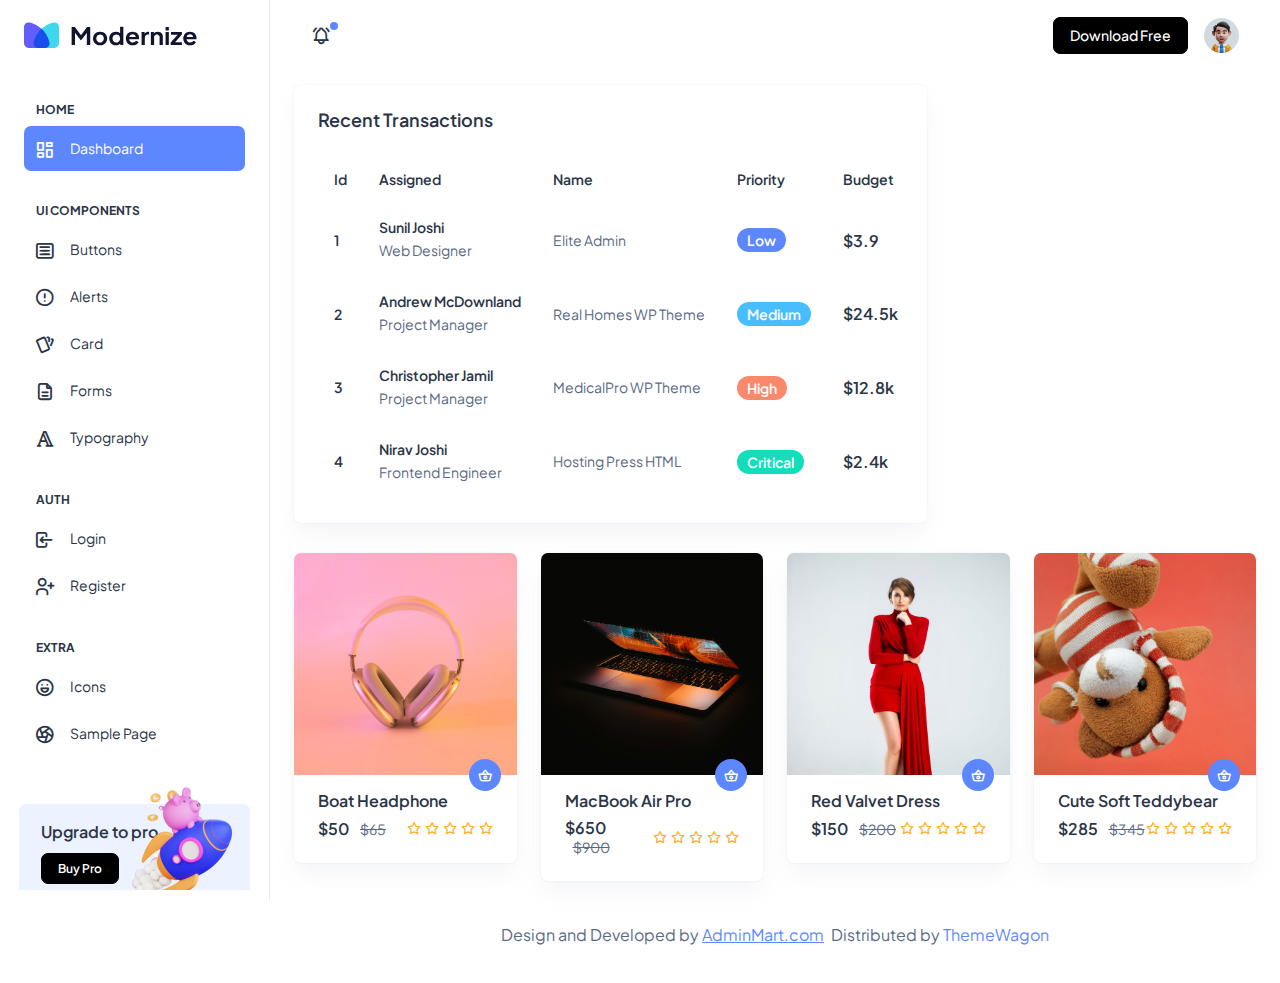
<file: src/main/resources/static/template-backoffice/index.html>
<!doctype html>
<html lang="en">

<head>
  <meta charset="utf-8">
  <meta name="viewport" content="width=device-width, initial-scale=1">
  <title>Modernize Free</title>
  <link rel="shortcut icon" type="image/png" href="assets/images/logos/favicon.png" />
  <link rel="stylesheet" href="assets/css/styles.min.css" />
</head>

<body>
  <!--  Body Wrapper -->
  <div class="page-wrapper" id="main-wrapper" data-layout="vertical" data-navbarbg="skin6" data-sidebartype="full"
    data-sidebar-position="fixed" data-header-position="fixed">
    <!-- Sidebar Start -->
    <aside class="left-sidebar">
      <!-- Sidebar scroll-->
      <div>
        <div class="brand-logo d-flex align-items-center justify-content-between">
          <a href="./index.html" class="text-nowrap logo-img">
            <img src="assets/images/logos/dark-logo.svg" width="180" alt="" />
          </a>
          <div class="close-btn d-xl-none d-block sidebartoggler cursor-pointer" id="sidebarCollapse">
            <i class="ti ti-x fs-8"></i>
          </div>
        </div>
        <!-- Sidebar navigation-->
        <nav class="sidebar-nav scroll-sidebar" data-simplebar="">
          <ul id="sidebarnav">
            <li class="nav-small-cap">
              <i class="ti ti-dots nav-small-cap-icon fs-4"></i>
              <span class="hide-menu">Home</span>
            </li>
            <li class="sidebar-item">
              <a class="sidebar-link" href="./index.html" aria-expanded="false">
                <span>
                  <i class="ti ti-layout-dashboard"></i>
                </span>
                <span class="hide-menu">Dashboard</span>
              </a>
            </li>
            <li class="nav-small-cap">
              <i class="ti ti-dots nav-small-cap-icon fs-4"></i>
              <span class="hide-menu">UI COMPONENTS</span>
            </li>
            <li class="sidebar-item">
              <a class="sidebar-link" href="./ui-buttons.html" aria-expanded="false">
                <span>
                  <i class="ti ti-article"></i>
                </span>
                <span class="hide-menu">Buttons</span>
              </a>
            </li>
            <li class="sidebar-item">
              <a class="sidebar-link" href="./ui-alerts.html" aria-expanded="false">
                <span>
                  <i class="ti ti-alert-circle"></i>
                </span>
                <span class="hide-menu">Alerts</span>
              </a>
            </li>
            <li class="sidebar-item">
              <a class="sidebar-link" href="./ui-card.html" aria-expanded="false">
                <span>
                  <i class="ti ti-cards"></i>
                </span>
                <span class="hide-menu">Card</span>
              </a>
            </li>
            <li class="sidebar-item">
              <a class="sidebar-link" href="./ui-forms.html" aria-expanded="false">
                <span>
                  <i class="ti ti-file-description"></i>
                </span>
                <span class="hide-menu">Forms</span>
              </a>
            </li>
            <li class="sidebar-item">
              <a class="sidebar-link" href="./ui-typography.html" aria-expanded="false">
                <span>
                  <i class="ti ti-typography"></i>
                </span>
                <span class="hide-menu">Typography</span>
              </a>
            </li>
            <li class="nav-small-cap">
              <i class="ti ti-dots nav-small-cap-icon fs-4"></i>
              <span class="hide-menu">AUTH</span>
            </li>
            <li class="sidebar-item">
              <a class="sidebar-link" href="./authentication-login.html" aria-expanded="false">
                <span>
                  <i class="ti ti-login"></i>
                </span>
                <span class="hide-menu">Login</span>
              </a>
            </li>
            <li class="sidebar-item">
              <a class="sidebar-link" href="./authentication-register.html" aria-expanded="false">
                <span>
                  <i class="ti ti-user-plus"></i>
                </span>
                <span class="hide-menu">Register</span>
              </a>
            </li>
            <li class="nav-small-cap">
              <i class="ti ti-dots nav-small-cap-icon fs-4"></i>
              <span class="hide-menu">EXTRA</span>
            </li>
            <li class="sidebar-item">
              <a class="sidebar-link" href="./icon-tabler.html" aria-expanded="false">
                <span>
                  <i class="ti ti-mood-happy"></i>
                </span>
                <span class="hide-menu">Icons</span>
              </a>
            </li>
            <li class="sidebar-item">
              <a class="sidebar-link" href="./sample-page.html" aria-expanded="false">
                <span>
                  <i class="ti ti-aperture"></i>
                </span>
                <span class="hide-menu">Sample Page</span>
              </a>
            </li>
          </ul>
          <div class="unlimited-access hide-menu bg-light-primary position-relative mb-7 mt-5 rounded">
            <div class="d-flex">
              <div class="unlimited-access-title me-3">
                <h6 class="fw-semibold fs-4 mb-6 text-dark w-85">Upgrade to pro</h6>
                <a href="https://adminmart.com/product/modernize-bootstrap-5-admin-template/" target="_blank" class="btn btn-primary fs-2 fw-semibold lh-sm">Buy Pro</a>
              </div>
              <div class="unlimited-access-img">
                <img src="assets/images/backgrounds/rocket.png" alt="" class="img-fluid">
              </div>
            </div>
          </div>
        </nav>
        <!-- End Sidebar navigation -->
      </div>
      <!-- End Sidebar scroll-->
    </aside>
    <!--  Sidebar End -->
    <!--  Main wrapper -->
    <div class="body-wrapper">
      <!--  Header Start -->
      <header class="app-header">
        <nav class="navbar navbar-expand-lg navbar-light">
          <ul class="navbar-nav">
            <li class="nav-item d-block d-xl-none">
              <a class="nav-link sidebartoggler nav-icon-hover" id="headerCollapse" href="javascript:void(0)">
                <i class="ti ti-menu-2"></i>
              </a>
            </li>
            <li class="nav-item">
              <a class="nav-link nav-icon-hover" href="javascript:void(0)">
                <i class="ti ti-bell-ringing"></i>
                <div class="notification bg-primary rounded-circle"></div>
              </a>
            </li>
          </ul>
          <div class="navbar-collapse justify-content-end px-0" id="navbarNav">
            <ul class="navbar-nav flex-row ms-auto align-items-center justify-content-end">
              <a href="https://adminmart.com/product/modernize-free-bootstrap-admin-dashboard/" target="_blank" class="btn btn-primary">Download Free</a>
              <li class="nav-item dropdown">
                <a class="nav-link nav-icon-hover" href="javascript:void(0)" id="drop2" data-bs-toggle="dropdown"
                  aria-expanded="false">
                  <img src="assets/images/profile/user-1.jpg" alt="" width="35" height="35" class="rounded-circle">
                </a>
                <div class="dropdown-menu dropdown-menu-end dropdown-menu-animate-up" aria-labelledby="drop2">
                  <div class="message-body">
                    <a href="javascript:void(0)" class="d-flex align-items-center gap-2 dropdown-item">
                      <i class="ti ti-user fs-6"></i>
                      <p class="mb-0 fs-3">My Profile</p>
                    </a>
                    <a href="javascript:void(0)" class="d-flex align-items-center gap-2 dropdown-item">
                      <i class="ti ti-mail fs-6"></i>
                      <p class="mb-0 fs-3">My Account</p>
                    </a>
                    <a href="javascript:void(0)" class="d-flex align-items-center gap-2 dropdown-item">
                      <i class="ti ti-list-check fs-6"></i>
                      <p class="mb-0 fs-3">My Task</p>
                    </a>
                    <a href="./authentication-login.html" class="btn btn-outline-primary mx-3 mt-2 d-block">Logout</a>
                  </div>
                </div>
              </li>
            </ul>
          </div>
        </nav>
      </header>
      <!--  Header End -->
      <div class="container-fluid">
        <!--  Row 1 -->
        <div class="row">
          <div class="col-lg-8 d-flex align-items-stretch">
            <div class="card w-100">
              <div class="card-body p-4">
                <h5 class="card-title fw-semibold mb-4">Recent Transactions</h5>
                <div class="table-responsive">
                  <table class="table text-nowrap mb-0 align-middle">
                    <thead class="text-dark fs-4">
                      <tr>
                        <th class="border-bottom-0">
                          <h6 class="fw-semibold mb-0">Id</h6>
                        </th>
                        <th class="border-bottom-0">
                          <h6 class="fw-semibold mb-0">Assigned</h6>
                        </th>
                        <th class="border-bottom-0">
                          <h6 class="fw-semibold mb-0">Name</h6>
                        </th>
                        <th class="border-bottom-0">
                          <h6 class="fw-semibold mb-0">Priority</h6>
                        </th>
                        <th class="border-bottom-0">
                          <h6 class="fw-semibold mb-0">Budget</h6>
                        </th>
                      </tr>
                    </thead>
                    <tbody>
                      <tr>
                        <td class="border-bottom-0"><h6 class="fw-semibold mb-0">1</h6></td>
                        <td class="border-bottom-0">
                            <h6 class="fw-semibold mb-1">Sunil Joshi</h6>
                            <span class="fw-normal">Web Designer</span>                          
                        </td>
                        <td class="border-bottom-0">
                          <p class="mb-0 fw-normal">Elite Admin</p>
                        </td>
                        <td class="border-bottom-0">
                          <div class="d-flex align-items-center gap-2">
                            <span class="badge bg-primary rounded-3 fw-semibold">Low</span>
                          </div>
                        </td>
                        <td class="border-bottom-0">
                          <h6 class="fw-semibold mb-0 fs-4">$3.9</h6>
                        </td>
                      </tr> 
                      <tr>
                        <td class="border-bottom-0"><h6 class="fw-semibold mb-0">2</h6></td>
                        <td class="border-bottom-0">
                            <h6 class="fw-semibold mb-1">Andrew McDownland</h6>
                            <span class="fw-normal">Project Manager</span>                          
                        </td>
                        <td class="border-bottom-0">
                          <p class="mb-0 fw-normal">Real Homes WP Theme</p>
                        </td>
                        <td class="border-bottom-0">
                          <div class="d-flex align-items-center gap-2">
                            <span class="badge bg-secondary rounded-3 fw-semibold">Medium</span>
                          </div>
                        </td>
                        <td class="border-bottom-0">
                          <h6 class="fw-semibold mb-0 fs-4">$24.5k</h6>
                        </td>
                      </tr> 
                      <tr>
                        <td class="border-bottom-0"><h6 class="fw-semibold mb-0">3</h6></td>
                        <td class="border-bottom-0">
                            <h6 class="fw-semibold mb-1">Christopher Jamil</h6>
                            <span class="fw-normal">Project Manager</span>                          
                        </td>
                        <td class="border-bottom-0">
                          <p class="mb-0 fw-normal">MedicalPro WP Theme</p>
                        </td>
                        <td class="border-bottom-0">
                          <div class="d-flex align-items-center gap-2">
                            <span class="badge bg-danger rounded-3 fw-semibold">High</span>
                          </div>
                        </td>
                        <td class="border-bottom-0">
                          <h6 class="fw-semibold mb-0 fs-4">$12.8k</h6>
                        </td>
                      </tr>      
                      <tr>
                        <td class="border-bottom-0"><h6 class="fw-semibold mb-0">4</h6></td>
                        <td class="border-bottom-0">
                            <h6 class="fw-semibold mb-1">Nirav Joshi</h6>
                            <span class="fw-normal">Frontend Engineer</span>                          
                        </td>
                        <td class="border-bottom-0">
                          <p class="mb-0 fw-normal">Hosting Press HTML</p>
                        </td>
                        <td class="border-bottom-0">
                          <div class="d-flex align-items-center gap-2">
                            <span class="badge bg-success rounded-3 fw-semibold">Critical</span>
                          </div>
                        </td>
                        <td class="border-bottom-0">
                          <h6 class="fw-semibold mb-0 fs-4">$2.4k</h6>
                        </td>
                      </tr>                       
                    </tbody>
                  </table>
                </div>
              </div>
            </div>
          </div>
        </div>
        <div class="row">
          <div class="col-sm-6 col-xl-3">
            <div class="card overflow-hidden rounded-2">
              <div class="position-relative">
                <a href="javascript:void(0)"><img src="assets/images/products/s4.jpg" class="card-img-top rounded-0" alt="..."></a>
                <a href="javascript:void(0)" class="bg-primary rounded-circle p-2 text-white d-inline-flex position-absolute bottom-0 end-0 mb-n3 me-3" data-bs-toggle="tooltip" data-bs-placement="top" data-bs-title="Add To Cart"><i class="ti ti-basket fs-4"></i></a>                      </div>
              <div class="card-body pt-3 p-4">
                <h6 class="fw-semibold fs-4">Boat Headphone</h6>
                <div class="d-flex align-items-center justify-content-between">
                  <h6 class="fw-semibold fs-4 mb-0">$50 <span class="ms-2 fw-normal text-muted fs-3"><del>$65</del></span></h6>
                  <ul class="list-unstyled d-flex align-items-center mb-0">
                    <li><a class="me-1" href="javascript:void(0)"><i class="ti ti-star text-warning"></i></a></li>
                    <li><a class="me-1" href="javascript:void(0)"><i class="ti ti-star text-warning"></i></a></li>
                    <li><a class="me-1" href="javascript:void(0)"><i class="ti ti-star text-warning"></i></a></li>
                    <li><a class="me-1" href="javascript:void(0)"><i class="ti ti-star text-warning"></i></a></li>
                    <li><a class="" href="javascript:void(0)"><i class="ti ti-star text-warning"></i></a></li>
                  </ul>
                </div>
              </div>
            </div>
          </div>
          <div class="col-sm-6 col-xl-3">
            <div class="card overflow-hidden rounded-2">
              <div class="position-relative">
                <a href="javascript:void(0)"><img src="assets/images/products/s5.jpg" class="card-img-top rounded-0" alt="..."></a>
                <a href="javascript:void(0)" class="bg-primary rounded-circle p-2 text-white d-inline-flex position-absolute bottom-0 end-0 mb-n3 me-3" data-bs-toggle="tooltip" data-bs-placement="top" data-bs-title="Add To Cart"><i class="ti ti-basket fs-4"></i></a>                      </div>
              <div class="card-body pt-3 p-4">
                <h6 class="fw-semibold fs-4">MacBook Air Pro</h6>
                <div class="d-flex align-items-center justify-content-between">
                  <h6 class="fw-semibold fs-4 mb-0">$650 <span class="ms-2 fw-normal text-muted fs-3"><del>$900</del></span></h6>
                  <ul class="list-unstyled d-flex align-items-center mb-0">
                    <li><a class="me-1" href="javascript:void(0)"><i class="ti ti-star text-warning"></i></a></li>
                    <li><a class="me-1" href="javascript:void(0)"><i class="ti ti-star text-warning"></i></a></li>
                    <li><a class="me-1" href="javascript:void(0)"><i class="ti ti-star text-warning"></i></a></li>
                    <li><a class="me-1" href="javascript:void(0)"><i class="ti ti-star text-warning"></i></a></li>
                    <li><a class="" href="javascript:void(0)"><i class="ti ti-star text-warning"></i></a></li>
                  </ul>
                </div>
              </div>
            </div>
          </div>
          <div class="col-sm-6 col-xl-3">
            <div class="card overflow-hidden rounded-2">
              <div class="position-relative">
                <a href="javascript:void(0)"><img src="assets/images/products/s7.jpg" class="card-img-top rounded-0" alt="..."></a>
                <a href="javascript:void(0)" class="bg-primary rounded-circle p-2 text-white d-inline-flex position-absolute bottom-0 end-0 mb-n3 me-3" data-bs-toggle="tooltip" data-bs-placement="top" data-bs-title="Add To Cart"><i class="ti ti-basket fs-4"></i></a>                      </div>
              <div class="card-body pt-3 p-4">
                <h6 class="fw-semibold fs-4">Red Valvet Dress</h6>
                <div class="d-flex align-items-center justify-content-between">
                  <h6 class="fw-semibold fs-4 mb-0">$150 <span class="ms-2 fw-normal text-muted fs-3"><del>$200</del></span></h6>
                  <ul class="list-unstyled d-flex align-items-center mb-0">
                    <li><a class="me-1" href="javascript:void(0)"><i class="ti ti-star text-warning"></i></a></li>
                    <li><a class="me-1" href="javascript:void(0)"><i class="ti ti-star text-warning"></i></a></li>
                    <li><a class="me-1" href="javascript:void(0)"><i class="ti ti-star text-warning"></i></a></li>
                    <li><a class="me-1" href="javascript:void(0)"><i class="ti ti-star text-warning"></i></a></li>
                    <li><a class="" href="javascript:void(0)"><i class="ti ti-star text-warning"></i></a></li>
                  </ul>
                </div>
              </div>
            </div>
          </div>
          <div class="col-sm-6 col-xl-3">
            <div class="card overflow-hidden rounded-2">
              <div class="position-relative">
                <a href="javascript:void(0)"><img src="assets/images/products/s11.jpg" class="card-img-top rounded-0" alt="..."></a>
                <a href="javascript:void(0)" class="bg-primary rounded-circle p-2 text-white d-inline-flex position-absolute bottom-0 end-0 mb-n3 me-3" data-bs-toggle="tooltip" data-bs-placement="top" data-bs-title="Add To Cart"><i class="ti ti-basket fs-4"></i></a>                      </div>
              <div class="card-body pt-3 p-4">
                <h6 class="fw-semibold fs-4">Cute Soft Teddybear</h6>
                <div class="d-flex align-items-center justify-content-between">
                  <h6 class="fw-semibold fs-4 mb-0">$285 <span class="ms-2 fw-normal text-muted fs-3"><del>$345</del></span></h6>
                  <ul class="list-unstyled d-flex align-items-center mb-0">
                    <li><a class="me-1" href="javascript:void(0)"><i class="ti ti-star text-warning"></i></a></li>
                    <li><a class="me-1" href="javascript:void(0)"><i class="ti ti-star text-warning"></i></a></li>
                    <li><a class="me-1" href="javascript:void(0)"><i class="ti ti-star text-warning"></i></a></li>
                    <li><a class="me-1" href="javascript:void(0)"><i class="ti ti-star text-warning"></i></a></li>
                    <li><a class="" href="javascript:void(0)"><i class="ti ti-star text-warning"></i></a></li>
                  </ul>
                </div>
              </div>
            </div>
          </div>
        </div>
        <div class="py-6 px-6 text-center">
          <p class="mb-0 fs-4">Design and Developed by <a href="https://adminmart.com/" target="_blank" class="pe-1 text-primary text-decoration-underline">AdminMart.com</a> Distributed by <a href="https://themewagon.com">ThemeWagon</a></p>
        </div>
      </div>
    </div>
  </div>
  <script src="assets/libs/jquery/dist/jquery.min.js"></script>
  <script src="assets/libs/bootstrap/dist/js/bootstrap.bundle.min.js"></script>
  <script src="assets/js/sidebarmenu.js"></script>
  <script src="assets/js/app.min.js"></script>
  <script src="assets/libs/apexcharts/dist/apexcharts.min.js"></script>
  <script src="assets/libs/simplebar/dist/simplebar.js"></script>
  <script src="assets/js/dashboard.js"></script>
</body>

</html>
</file>
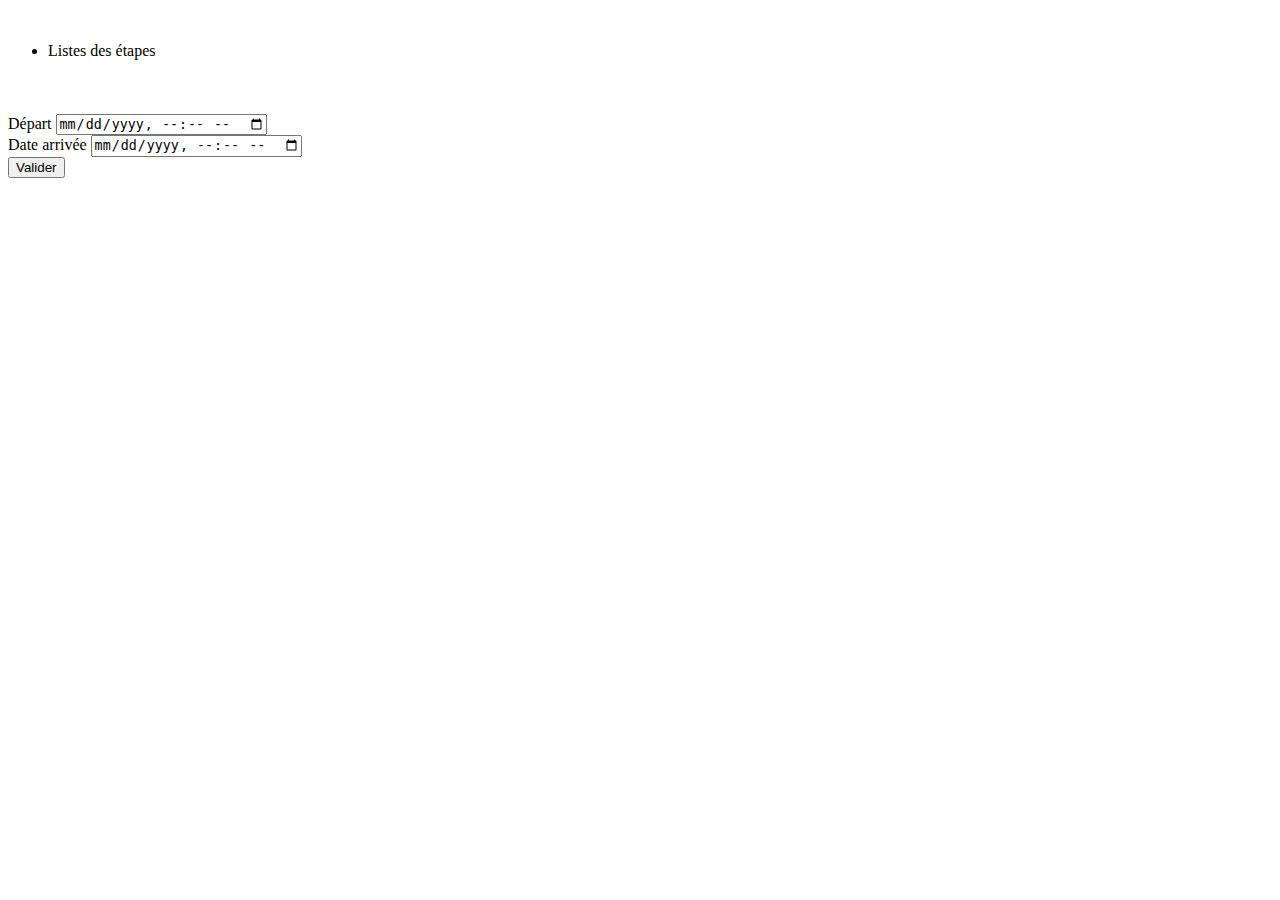
<file: src/main/resources/templates/admin_coureur_time.html>
<!DOCTYPE html>
<html lang="en" xmlns:th="http://www.thymeleaf.org">
<head>
    <meta charset="UTF-8">
    <meta http-equiv="X-UA-Compatible" content="IE=edge">
    <meta name="viewport" content="width=device-width, initial-scale=1.0">
    <link rel="shortcut icon" type="image/png" th:href="@{/assets/images/logos/favicon.png}" />
    <link rel="stylesheet" th:href="@{/assets/css/styles.min.css}" />
    <title>Depart - Arrivee</title>
</head>
<body>
    <div class="page-wrapper" id="main-wrapper" data-layout="vertical" data-navbarbg="skin6" data-sidebartype="full"
    data-sidebar-position="fixed" data-header-position="fixed">
        <!-- Sidebar Start -->
        <aside class="left-sidebar">
            <!-- Sidebar scroll-->
            <div>
                <div class="brand-logo d-flex align-items-center justify-content-between">
                <a th:href="@{#}" class="text-nowrap logo-img">
                    <img th:src="@{/assets/images/logos/dark-logo.svg}" width="180" alt="" />
                </a>
                <div class="close-btn d-xl-none d-block sidebartoggler cursor-pointer" id="sidebarCollapse">
                    <i class="ti ti-x fs-8"></i>
                </div>
                </div>
                <!-- Sidebar navigation-->
                <nav class="sidebar-nav scroll-sidebar" data-simplebar="">
                <ul id="sidebarnav">
                    <li class="sidebar-item">
                        <a class="sidebar-link active" th:href="@{#}" aria-expanded="false">
                            <span class="hide-menu">Listes des étapes</span>
                        </a>
                    </li>
                </ul>
                </nav>
                <!-- End Sidebar navigation -->
            </div>
            <!-- End Sidebar scroll-->
        </aside>

        <div class="body-wrapper">
            <div class="container-fluid">
                <div class="container-fluid">
                  <div class="card">
                    <div class="card-body">
                      <div class="card">
                        <div class="card-body">
                          <H2><b th:text="${coureur.getNomCoureur()}" ></b> </H2><br>
                          <form action="/admin/coureur/insertTime" th:object="${coureur}" method="get">
                                <!-- class="form-control" -->
                                <input type="hidden" name="idEtape" th:value="${idEtape}" >
                                <input type="hidden" name="idCoureur" th:value="${idCoureur}" th:field="*{idCoureur}">
                                <p th:text="${idEtape}"></p>
                                <div class="mb-3">
                                    <label for="" class="form-label">Départ</label>
                                    <input type="datetime-local" name="depart" class="form-control" placeholder="insérer la date de départ" >
                                </div>
                                 <!-- class="form-control" -->
                                 <div class="mb-3">
                                    <label for="" class="form-label">Date arrivée</label>
                                    <input type="datetime-local" name="arrivee" class="form-control" placeholder="insérer la date d'arrivée">
                                </div>
                                <button type="submit" class="btn btn-primary">Valider</button>
                            </div>
                          </form>
                        </div>
                      </div>
                    </div>
                  </div>
                </div>
                </div>
        </div>

    </div>
</body>
</html>
</file>
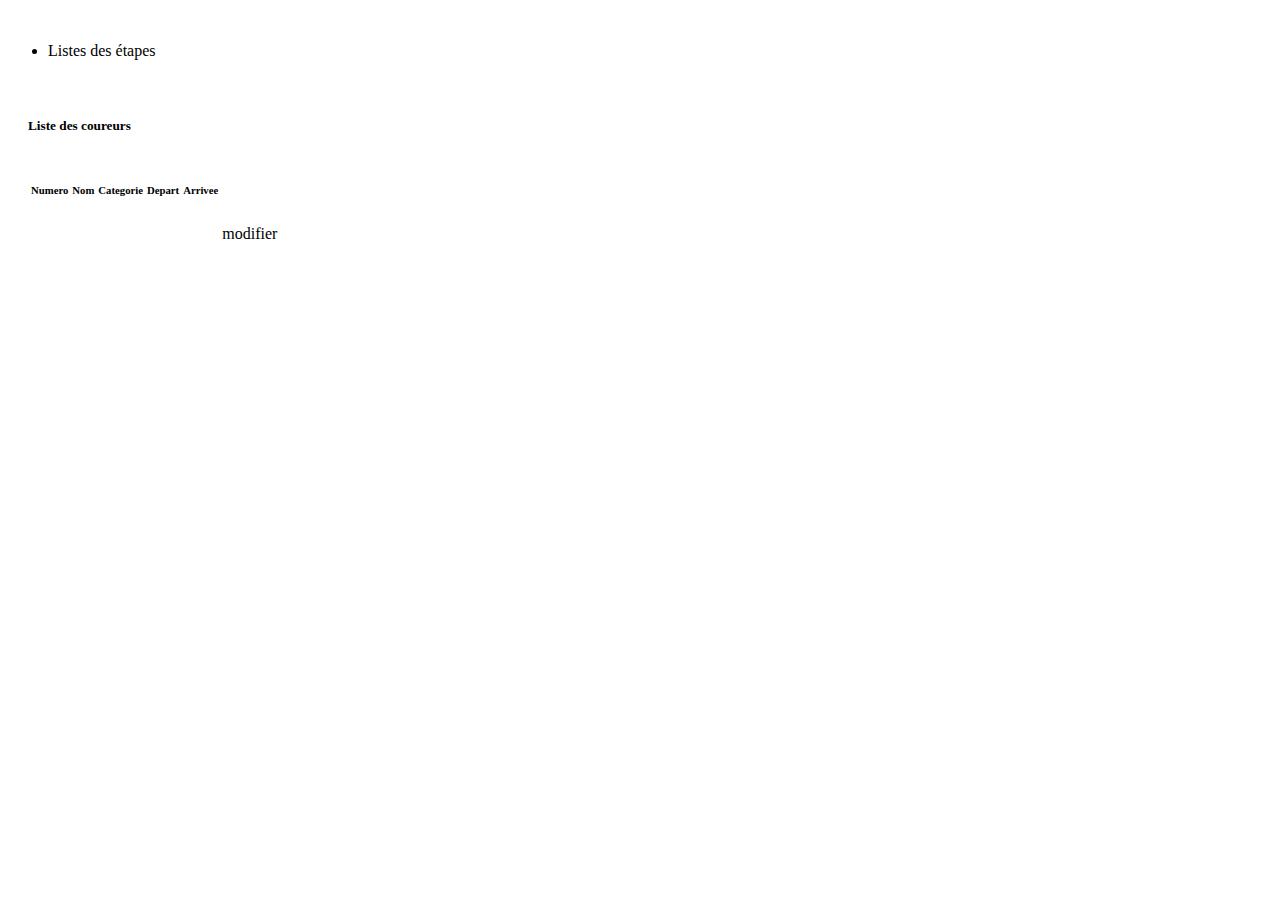
<file: src/main/resources/templates/admin_etape_form.html>
<!DOCTYPE html>
<html lang="en" xmlns:th="http://www.thymeleaf.org">
<head>
    <meta charset="UTF-8">
    <meta http-equiv="X-UA-Compatible" content="IE=edge">
    <meta name="viewport" content="width=device-width, initial-scale=1.0">
    <link rel="shortcut icon" type="image/png" th:href="@{/assets/images/logos/favicon.png}" />
    <link rel="stylesheet" th:href="@{/assets/css/styles.min.css}" />
    <title>Document</title>
</head>
<body>
    <div class="page-wrapper" id="main-wrapper" data-layout="vertical" data-navbarbg="skin6" data-sidebartype="full"
    data-sidebar-position="fixed" data-header-position="fixed">
        <!-- Sidebar Start -->
        <aside class="left-sidebar">
            <!-- Sidebar scroll-->
            <div>
                <div class="brand-logo d-flex align-items-center justify-content-between">
                <a th:href="@{#}" class="text-nowrap logo-img">
                    <img th:src="@{/assets/images/logos/dark-logo.svg}" width="180" alt="" />
                </a>
                <div class="close-btn d-xl-none d-block sidebartoggler cursor-pointer" id="sidebarCollapse">
                    <i class="ti ti-x fs-8"></i>
                </div>
                </div>
                <!-- Sidebar navigation-->
                <nav class="sidebar-nav scroll-sidebar" data-simplebar="">
                <ul id="sidebarnav">
                    <li class="sidebar-item">
                        <a class="sidebar-link active" th:href="@{#}" aria-expanded="false">
                            <span class="hide-menu">Listes des étapes</span>
                        </a>
                    </li>
                </ul>
                </nav>
                <!-- End Sidebar navigation -->
            </div>
            <!-- End Sidebar scroll-->
        </aside>

        <div class="body-wrapper">
            <div class="container-fluid">
                
                <div class="row"
                    style="padding: 20px 0px 0px 20px;">
                    <h1 th:text="'Etape '+${etape.getNomEtape()}"></h1>
                    <div class="col-lg-8 d-flex align-items-stretch" style="width: 125%;">
                        <div class="card w-100">
                        <div class="card-body p-4">
                            <h5 class="card-title fw-semibold mb-4">Liste des coureurs</h5>
                            <div class="table-responsive">
                            <table class="table text-nowrap mb-0 align-middle">
                                <thead class="text-dark fs-4">
                                <tr>
                                    <th class="border-bottom-0">
                                        <h6 class="fw-semibold mb-0">Numero</h6>
                                    </th>
                                    <th class="border-bottom-0">
                                        <h6 class="fw-semibold mb-0">Nom</h6>
                                    </th>
                                    <th class="border-bottom-0">
                                        <h6 class="fw-semibold mb-0">Categorie</h6>
                                    </th>
                                    <th class="border-bottom-0">
                                        <h6 class="fw-semibold mb-0">Depart</h6>
                                    </th>
                                    <th class="border-bottom-0">
                                        <h6 class="fw-semibold mb-0">Arrivee</h6>
                                    </th>
                                </tr>
                                </thead>
                                <tbody>
                                <tr th:each="coureur : ${listCoureurEtape}">
                                    <td class="border-bottom-0" th:text="${coureur.getNumero()}"></td>
                                    <td class="border-bottom-0" th:text="${coureur.getNomCoureur()}"></td>
                                    <td class="border-bottom-0">
                                        <span th:each="categorie, stat : ${coureur.getListCategorie()}">
                                            <span th:if="${stat.index == 0}"
                                                    th:text="${categorie.getNomCategorie()}">
                                            </span>
                                            <span th:unless="${stat.index == 0}"
                                                    th:text="${','+categorie.getNomCategorie()}">
                                            </span>
                                        </span>
                                    </td>
                                    <td class="border-bottom-0" th:text="${coureur.getDateDepart()}"></td>
                                    <td class="border-bottom-0" th:text="${coureur.getDateArrivee()}"></td>
                                    <td class="border-bottom-0">
                                        <a th:href="@{'/admin/etape/modifier?idCoureur='+${coureur.getIdCoureur()}+'&&idEtape='+${etape.getIdEtape()}}"
                                            class="btn btn-primary">
                                            modifier
                                        </a>
                                    </td>

                                </tr>                        
                                </tbody>
                            </table>
                            </div>
                        </div>
                        </div>
                    </div>
                </div>
            </div>
        </div>
    </div>
</body>
</html>
</file>
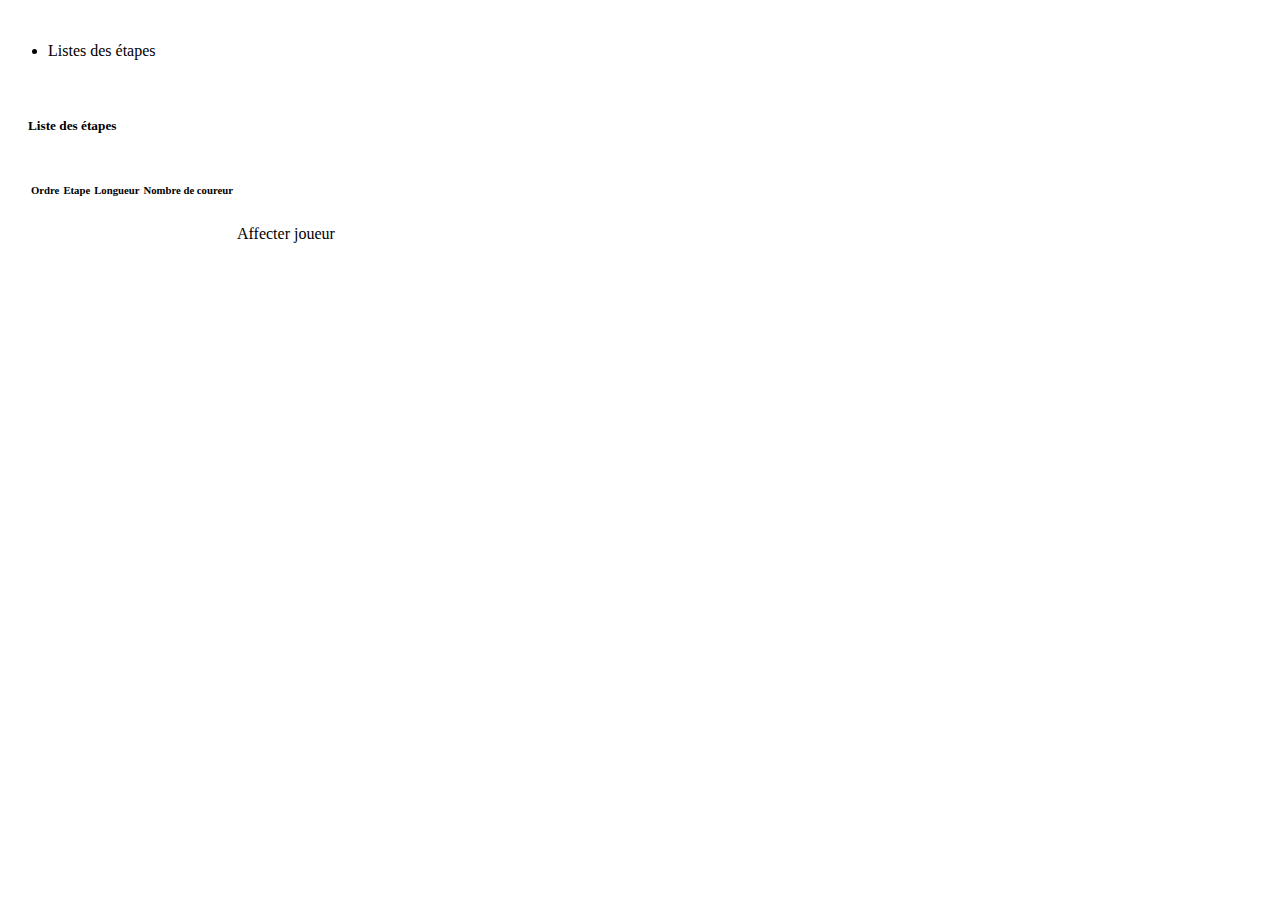
<file: src/main/resources/templates/admin_home.html>
<!DOCTYPE html>
<html lang="en" xmlns:th="http://www.thymeleaf.org">
<head>
    <meta charset="UTF-8">
    <meta http-equiv="X-UA-Compatible" content="IE=edge">
    <meta name="viewport" content="width=device-width, initial-scale=1.0">
    <link rel="shortcut icon" type="image/png" th:href="@{/assets/images/logos/favicon.png}" />
    <link rel="stylesheet" th:href="@{/assets/css/styles.min.css}" />
    <title>Liste des étapes</title>
</head>
<body>
    <div class="page-wrapper" id="main-wrapper" data-layout="vertical" data-navbarbg="skin6" data-sidebartype="full"
    data-sidebar-position="fixed" data-header-position="fixed">
        <!-- Sidebar Start -->
        <aside class="left-sidebar">
            <!-- Sidebar scroll-->
            <div>
                <div class="brand-logo d-flex align-items-center justify-content-between">
                <a th:href="@{#}" class="text-nowrap logo-img">
                    <img th:src="@{/assets/images/logos/dark-logo.svg}" width="180" alt="" />
                </a>
                <div class="close-btn d-xl-none d-block sidebartoggler cursor-pointer" id="sidebarCollapse">
                    <i class="ti ti-x fs-8"></i>
                </div>
                </div>
                <!-- Sidebar navigation-->
                <nav class="sidebar-nav scroll-sidebar" data-simplebar="">
                <ul id="sidebarnav">
                    <li class="sidebar-item">
                        <a class="sidebar-link active" th:href="@{#}" aria-expanded="false">
                            <span class="hide-menu">Listes des étapes</span>
                        </a>
                    </li>
                </ul>
                </nav>
                <!-- End Sidebar navigation -->
            </div>
            <!-- End Sidebar scroll-->
        </aside>

        <div class="body-wrapper">
          <div class="container-fluid">
            <div class="row"
                style="padding: 20px 0px 0px 20px;">
                <div class="col-lg-8 d-flex align-items-stretch" style="width: 100%;">
                  <div class="card w-100">
                    <div class="card-body p-4">
                      <h5 class="card-title fw-semibold mb-4">Liste des étapes</h5>
                      <div class="table-responsive">
                        <table class="table text-nowrap mb-0 align-middle">
                          <thead class="text-dark fs-4">
                            <tr>
                              <th class="border-bottom-0">
                                <h6 class="fw-semibold mb-0">Ordre</h6>
                              </th>
                              <th class="border-bottom-0">
                                <h6 class="fw-semibold mb-0">Etape</h6>
                              </th>
                              <th class="border-bottom-0">
                                <h6 class="fw-semibold mb-0">Longueur</h6>
                              </th>
                              <th class="border-bottom-0">
                                <h6 class="fw-semibold mb-0">Nombre de coureur</h6>
                              </th>
                            </tr>
                          </thead>
                          <tbody>
                            <tr th:each="etape : ${listEtape}">
                                <td class="border-bottom-0" th:text="${etape.getRangEtape()}"></td>
                                <td class="border-bottom-0" th:text="${etape.getNomEtape()}"></td>
                                <td class="border-bottom-0" th:text="${etape.getLongueur()}"></td>
                                <td class="border-bottom-0" th:text="${etape.getNbCoureur()}"></td>
                                <td>
                                    <a th:href="@{'/admin/etape/'+${etape.getIdEtape()}}"
                                        class="btn btn-primary">
                                      Affecter joueur
                                    </a>
                                </td>
                            </tr>                        
                          </tbody>
                        </table>
                      </div>
                    </div>
                  </div>
                </div>
              </div>
          </div>
        </div>
    </div>
</body>
</html>
</file>
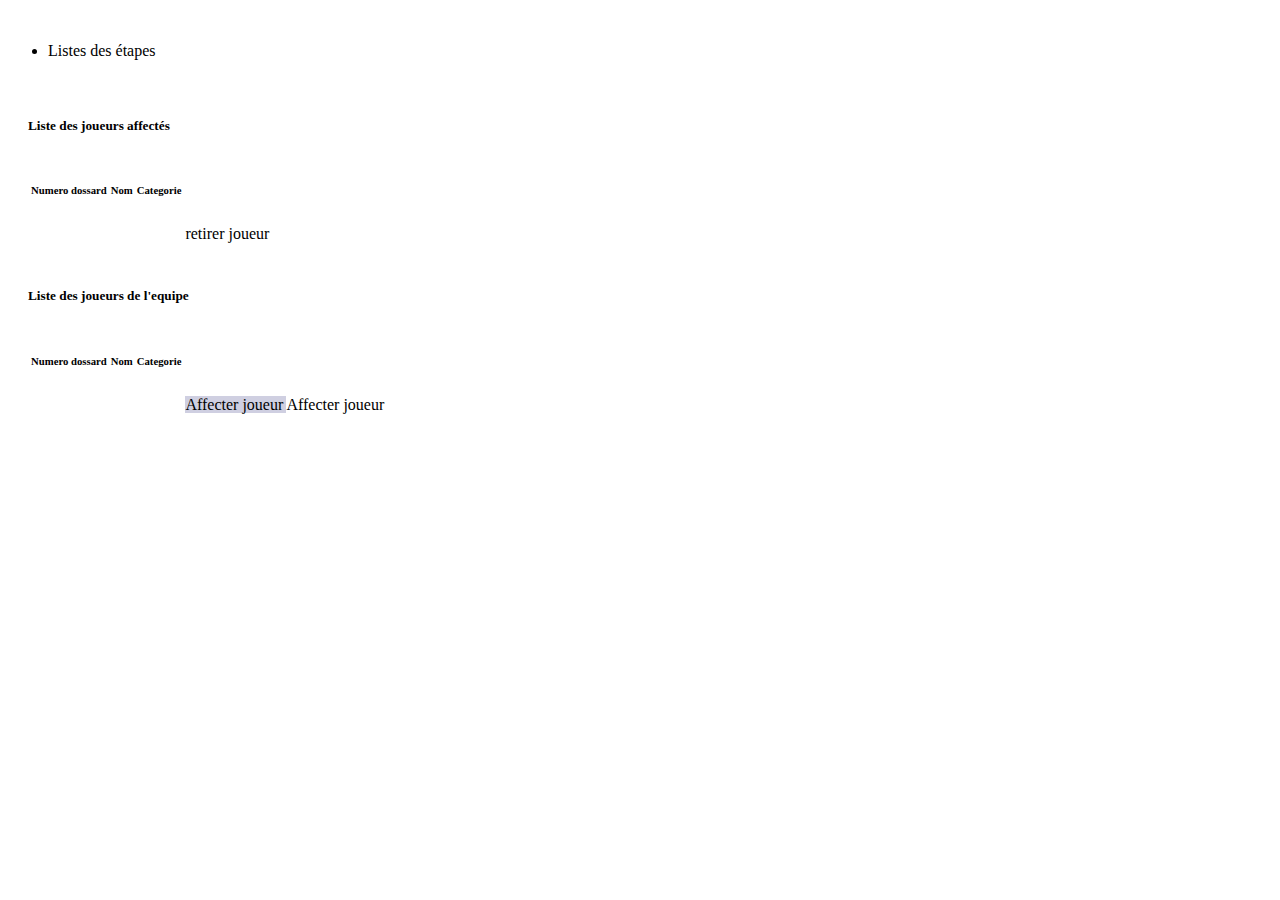
<file: src/main/resources/templates/equipe_etape_coureur_form.html>
<!DOCTYPE html>
<html lang="en" xmlns:th="http://www.thymeleaf.org">
<head>
    <meta charset="UTF-8">
    <meta http-equiv="X-UA-Compatible" content="IE=edge">
    <meta name="viewport" content="width=device-width, initial-scale=1.0">
    <link rel="shortcut icon" type="image/png" th:href="@{/assets/images/logos/favicon.png}" />
    <link rel="stylesheet" th:href="@{/assets/css/styles.min.css}" />
    <title>Document</title>
</head>
<body>
    <div class="page-wrapper" id="main-wrapper" data-layout="vertical" data-navbarbg="skin6" data-sidebartype="full"
    data-sidebar-position="fixed" data-header-position="fixed">
        <!-- Sidebar Start -->
        <aside class="left-sidebar">
            <!-- Sidebar scroll-->
            <div>
                <div class="brand-logo d-flex align-items-center justify-content-between">
                <a th:href="@{#}" class="text-nowrap logo-img">
                    <img th:src="@{/assets/images/logos/dark-logo.svg}" width="180" alt="" />
                </a>
                <div class="close-btn d-xl-none d-block sidebartoggler cursor-pointer" id="sidebarCollapse">
                    <i class="ti ti-x fs-8"></i>
                </div>
                </div>
                <!-- Sidebar navigation-->
                <nav class="sidebar-nav scroll-sidebar" data-simplebar="">
                <ul id="sidebarnav">
                    <li class="sidebar-item">
                        <a class="sidebar-link active" th:href="@{#}" aria-expanded="false">
                            <span class="hide-menu">Listes des étapes</span>
                        </a>
                    </li>
                </ul>
                </nav>
                <!-- End Sidebar navigation -->
            </div>
            <!-- End Sidebar scroll-->
        </aside>

        <div class="body-wrapper">
            <div class="container-fluid">
                
                <div class="row"
                    style="padding: 20px 0px 0px 20px;">
                    <h1 th:text="'Etape '+${etape.getNomEtape()}"></h1>
                    <div class="col-lg-8 d-flex align-items-stretch" style="width: 100%;">
                        <div class="card w-100">
                        <div class="card-body p-4">
                            <h5 class="card-title fw-semibold mb-4">Liste des joueurs affectés</h5>
                            <div class="table-responsive">
                            <table class="table text-nowrap mb-0 align-middle">
                                <thead class="text-dark fs-4">
                                <tr>
                                    <th class="border-bottom-0">
                                        <h6 class="fw-semibold mb-0">Numero dossard</h6>
                                    </th>
                                    <th class="border-bottom-0">
                                        <h6 class="fw-semibold mb-0">Nom</h6>
                                    </th>
                                    <th class="border-bottom-0">
                                        <h6 class="fw-semibold mb-0">Categorie</h6>
                                    </th>
                                </tr>
                                </thead>
                                <tbody>
                                <tr th:each="coureur : ${listCoureurEtape}">
                                    <td class="border-bottom-0" th:text="${coureur.getNumero()}"></td>
                                    <td class="border-bottom-0" th:text="${coureur.getNomCoureur()}"></td>
                                    <td class="border-bottom-0">
                                        <span th:each="categorie, stat : ${coureur.getListCategorie()}">
                                            <span th:if="${stat.index == 0}"
                                                    th:text="${categorie.getNomCategorie()}">
                                            </span>
                                            <span th:unless="${stat.index == 0}"
                                                    th:text="${','+categorie.getNomCategorie()}">
                                            </span>
                                        </span>
                                    </td>

                                    <td class="border-bottom-0">
                                        <a th:href="@{'/equipe/etape/retirer?idCoureur='+${coureur.getIdCoureur()}+'&&idEtape='+${etape.getIdEtape()}}"
                                            class="btn btn-primary">
                                            retirer joueur
                                        </a>
                                    </td>
                                </tr>                        
                                </tbody>
                            </table>
                            </div>
                        </div>
                        </div>
                    </div>
                </div>

                <div class="row"
                    style="padding: 20px 0px 0px 20px;">
                    <div class="col-lg-8 d-flex align-items-stretch" style="width: 100%;">
                        <div class="card w-100">
                        <div class="card-body p-4">
                            <h5 class="card-title fw-semibold mb-4">Liste des joueurs de l'equipe</h5>
                            <div class="table-responsive">
                            <table class="table text-nowrap mb-0 align-middle">
                                <thead class="text-dark fs-4">
                                <tr>
                                    <th class="border-bottom-0">
                                        <h6 class="fw-semibold mb-0">Numero dossard</h6>
                                    </th>
                                    <th class="border-bottom-0">
                                        <h6 class="fw-semibold mb-0">Nom</h6>
                                    </th>
                                    <th class="border-bottom-0">
                                        <h6 class="fw-semibold mb-0">Categorie</h6>
                                    </th>
                                </tr>
                                </thead>
                                <tbody>
                                <tr th:each="coureur : ${equipe.getListCoureurs()}">
                                    <td class="border-bottom-0" th:text="${coureur.getNumero()}"></td>
                                    <td class="border-bottom-0" th:text="${coureur.getNomCoureur()}"></td>
                                    <td class="border-bottom-0">
                                        <span th:each="categorie, stat : ${coureur.getListCategorie()}">
                                            
                                            <span th:if="${stat.index == 0}"
                                                    th:text="${categorie.getNomCategorie()}">
                                            </span>
                                            <span th:unless="${stat.index == 0}"
                                                    th:text="${','+categorie.getNomCategorie()}">
                                            </span>
                                        </span>
                                    </td>
                                    <td class="border-bottom-0">
                                        <a th:href="@{#}"
                                            class="btn btn-primary"
                                            style="background-color: #cfcfe1;border: none;"
                                            th:if="${#lists.contains(listCoureurEtape.![idCoureur], coureur.idCoureur)}">
                                            Affecter joueur
                                        </a>
                                        <a th:href="@{'/equipe/etape/affecter?idCoureur='+${coureur.getIdCoureur()}+'&&idEtape='+${etape.getIdEtape()}}"
                                            class="btn btn-primary"
                                            th:unless="${#lists.contains(listCoureurEtape.![idCoureur], coureur.idCoureur)}">
                                            Affecter joueur
                                        </a>
                                    </td>
                                </tr>                        
                                </tbody>
                            </table>
                            </div>
                        </div>
                        </div>
                    </div>
                </div>

            </div>
        </div>
    </div>
</body>
</html>
</file>
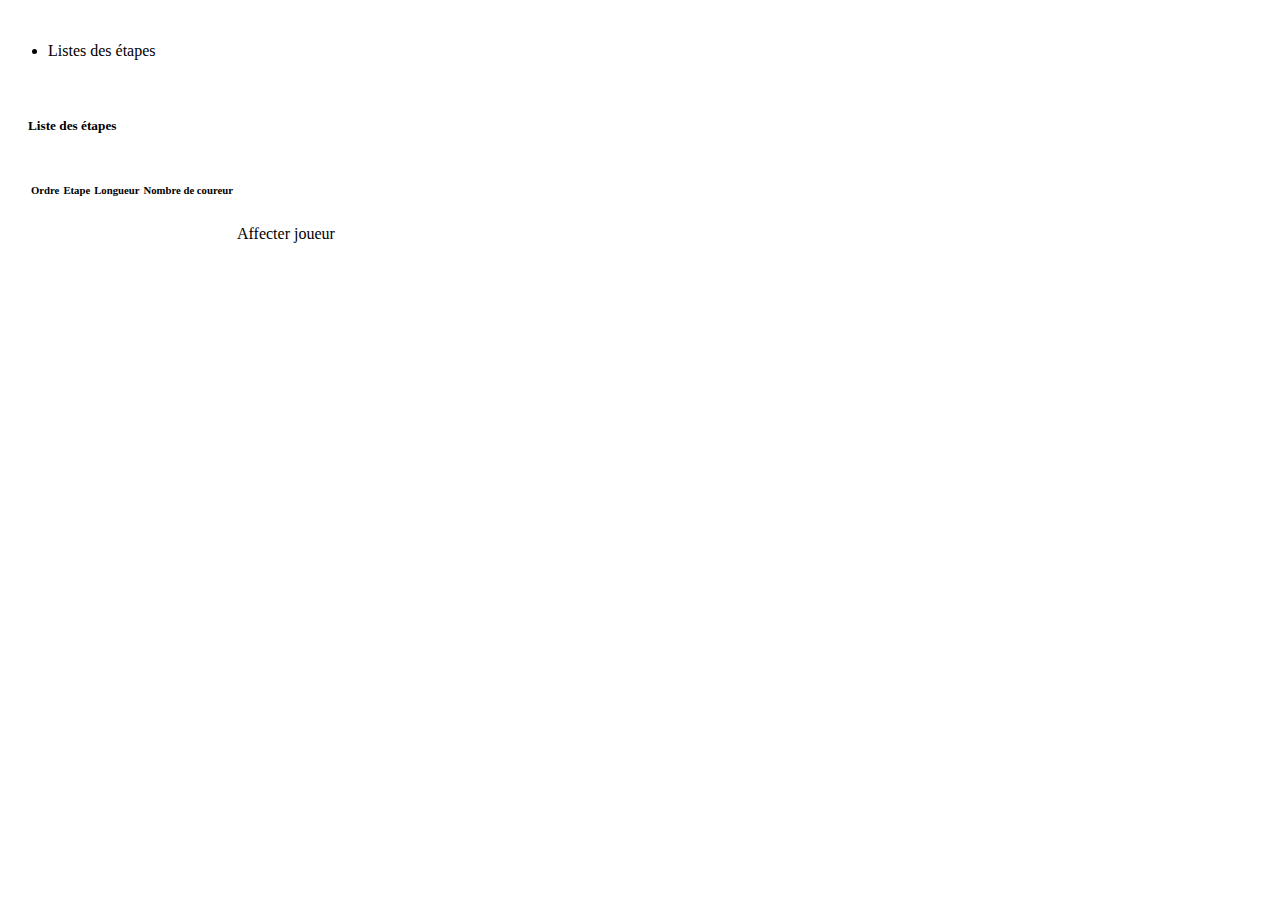
<file: src/main/resources/templates/equipe_home.html>
<!DOCTYPE html>
<html lang="en" xmlns:th="http://www.thymeleaf.org">
<head>
    <meta charset="UTF-8">
    <meta http-equiv="X-UA-Compatible" content="IE=edge">
    <meta name="viewport" content="width=device-width, initial-scale=1.0">
    <link rel="shortcut icon" type="image/png" th:href="@{/assets/images/logos/favicon.png}" />
    <link rel="stylesheet" th:href="@{/assets/css/styles.min.css}" />
    <title>Liste des étapes</title>
</head>
<body>
    <div class="page-wrapper" id="main-wrapper" data-layout="vertical" data-navbarbg="skin6" data-sidebartype="full"
    data-sidebar-position="fixed" data-header-position="fixed">
        <!-- Sidebar Start -->
        <aside class="left-sidebar">
            <!-- Sidebar scroll-->
            <div>
                <div class="brand-logo d-flex align-items-center justify-content-between">
                <a th:href="@{#}" class="text-nowrap logo-img">
                    <img th:src="@{/assets/images/logos/dark-logo.svg}" width="180" alt="" />
                </a>
                <div class="close-btn d-xl-none d-block sidebartoggler cursor-pointer" id="sidebarCollapse">
                    <i class="ti ti-x fs-8"></i>
                </div>
                </div>
                <!-- Sidebar navigation-->
                <nav class="sidebar-nav scroll-sidebar" data-simplebar="">
                <ul id="sidebarnav">
                    <li class="sidebar-item">
                        <a class="sidebar-link active" th:href="@{#}" aria-expanded="false">
                            <span class="hide-menu">Listes des étapes</span>
                        </a>
                    </li>
                </ul>
                </nav>
                <!-- End Sidebar navigation -->
            </div>
            <!-- End Sidebar scroll-->
        </aside>

        <div class="body-wrapper">
          <div class="container-fluid">
            <div class="row"
                style="padding: 20px 0px 0px 20px;">
                <div class="col-lg-8 d-flex align-items-stretch" style="width: 100%;">
                  <div class="card w-100">
                    <div class="card-body p-4">
                      <h5 class="card-title fw-semibold mb-4">Liste des étapes</h5>
                      <div class="table-responsive">
                        <table class="table text-nowrap mb-0 align-middle">
                          <thead class="text-dark fs-4">
                            <tr>
                              <th class="border-bottom-0">
                                <h6 class="fw-semibold mb-0">Ordre</h6>
                              </th>
                              <th class="border-bottom-0">
                                <h6 class="fw-semibold mb-0">Etape</h6>
                              </th>
                              <th class="border-bottom-0">
                                <h6 class="fw-semibold mb-0">Longueur</h6>
                              </th>
                              <th class="border-bottom-0">
                                <h6 class="fw-semibold mb-0">Nombre de coureur</h6>
                              </th>
                            </tr>
                          </thead>
                          <tbody>
                            <tr th:each="etape : ${listEtape}">
                                <td class="border-bottom-0" th:text="${etape.getRangEtape()}"></td>
                                <td class="border-bottom-0" th:text="${etape.getNomEtape()}"></td>
                                <td class="border-bottom-0" th:text="${etape.getLongueur()}"></td>
                                <td class="border-bottom-0" th:text="${etape.getNbCoureur()}"></td>
                                <td>
                                    <a th:href="@{'/equipe/etape/'+${etape.getIdEtape()}}"
                                        class="btn btn-primary">
                                      Affecter joueur
                                    </a>
                                </td>
                            </tr>                        
                          </tbody>
                        </table>
                      </div>
                    </div>
                  </div>
                </div>
              </div>
          </div>
        </div>
    </div>
</body>
</html>
</file>
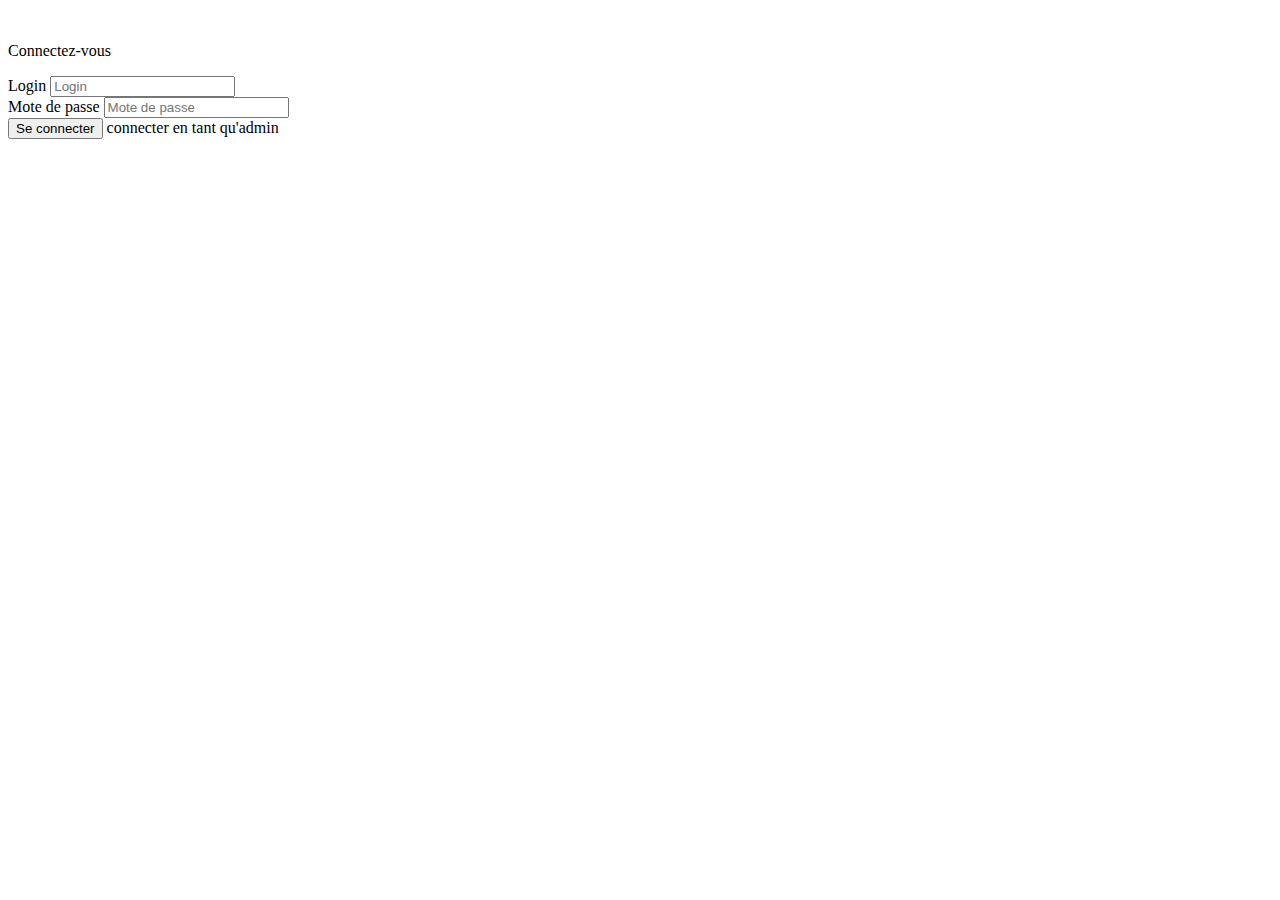
<file: src/main/resources/templates/equipe_login.html>
<!DOCTYPE html>
<html lang="en" xmlns:th="http://www.thymeleaf.org">
<head>
    <meta charset="UTF-8">
    <meta http-equiv="X-UA-Compatible" content="IE=edge">
    <meta name="viewport" content="width=device-width, initial-scale=1.0">
    <link rel="shortcut icon" type="image/png" th:href="@{/assets/images/logos/favicon.png}" />
    <link rel="stylesheet" th:href="@{/assets/css/styles.min.css}" />
    <title>login</title>
</head>
<body>
    <div class="page-wrapper" id="main-wrapper" data-layout="vertical" data-navbarbg="skin6" data-sidebartype="full"
    data-sidebar-position="fixed" data-header-position="fixed">
    <div
      class="position-relative overflow-hidden radial-gradient min-vh-100 d-flex align-items-center justify-content-center">
      <div class="d-flex align-items-center justify-content-center w-100">
        <div class="row justify-content-center w-100">
          <div class="col-md-8 col-lg-6 col-xxl-3">
            <div class="card mb-0">
              <div class="card-body">
                <a th:href="@{./index.html}" class="text-nowrap logo-img text-center d-block py-3 w-100">
                  <img th:src="@{/assets/images/logos/dark-logo.svg}" width="180" alt="">
                </a>
                <p class="text-center">Connectez-vous</p>
                <form action="equipe/login" method="get" >
                  <div class="mb-3">
                    <label for="exampleInputEmail1" class="form-label">Login</label>
                    <input type="text" name="loginEquipe" class="form-control" id="exampleInputEmail1" placeholder="Login" aria-describedby="emailHelp"><br>
                    <label for="exampleInputEmail1" class="form-label">Mote de passe</label>
                    <input type="text" name="pwdEquipe" class="form-control" id="exampleInputEmail1" placeholder="Mote de passe" aria-describedby="emailHelp"><br>
                    <button class="btn btn-primary w-100 py-8 fs-4 mb-4 rounded-2" >Se connecter</button>
                    <a th:href="@{/admin/adminLogin/pwd}">
                      connecter en tant qu'admin
                    </a>
                </div>
                </form>
              </div>
            </div>
          </div>
        </div>
      </div>
    </div>
  </div>
</body>
</html>
</file>
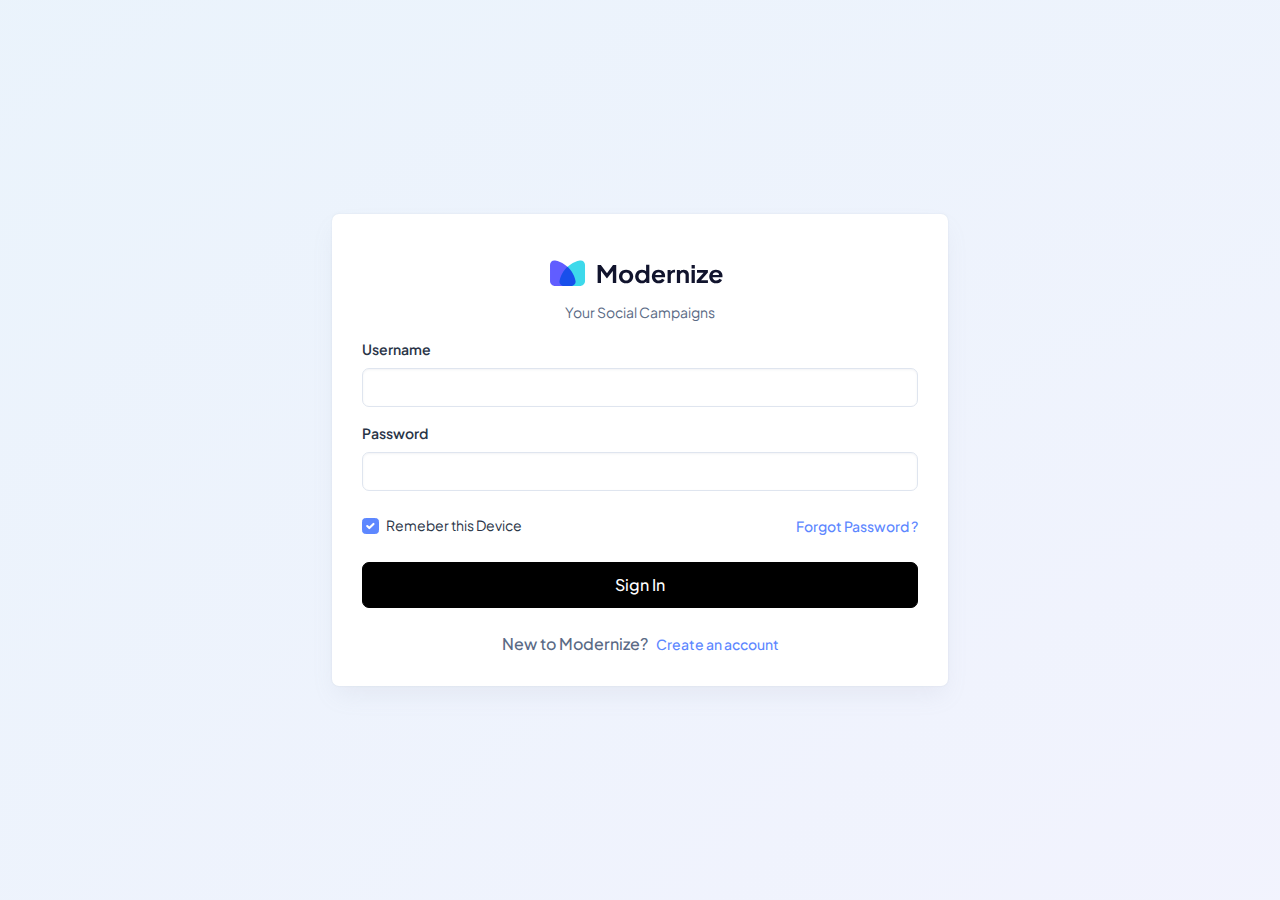
<file: src/main/resources/static/template-backoffice/authentication-login.html>
<!doctype html>
<html lang="en">

<head>
  <meta charset="utf-8">
  <meta name="viewport" content="width=device-width, initial-scale=1">
  <title>Modernize Free</title>
  <link rel="shortcut icon" type="image/png" href="assets/images/logos/favicon.png" />
  <link rel="stylesheet" href="assets/css/styles.min.css" />
</head>

<body>
  <!--  Body Wrapper -->
  <div class="page-wrapper" id="main-wrapper" data-layout="vertical" data-navbarbg="skin6" data-sidebartype="full"
    data-sidebar-position="fixed" data-header-position="fixed">
    <div
      class="position-relative overflow-hidden radial-gradient min-vh-100 d-flex align-items-center justify-content-center">
      <div class="d-flex align-items-center justify-content-center w-100">
        <div class="row justify-content-center w-100">
          <div class="col-md-8 col-lg-6 col-xxl-3">
            <div class="card mb-0">
              <div class="card-body">
                <a href="./index.html" class="text-nowrap logo-img text-center d-block py-3 w-100">
                  <img src="assets/images/logos/dark-logo.svg" width="180" alt="">
                </a>
                <p class="text-center">Your Social Campaigns</p>
                <form>
                  <div class="mb-3">
                    <label for="exampleInputEmail1" class="form-label">Username</label>
                    <input type="email" class="form-control" id="exampleInputEmail1" aria-describedby="emailHelp">
                  </div>
                  <div class="mb-4">
                    <label for="exampleInputPassword1" class="form-label">Password</label>
                    <input type="password" class="form-control" id="exampleInputPassword1">
                  </div>
                  <div class="d-flex align-items-center justify-content-between mb-4">
                    <div class="form-check">
                      <input class="form-check-input primary" type="checkbox" value="" id="flexCheckChecked" checked>
                      <label class="form-check-label text-dark" for="flexCheckChecked">
                        Remeber this Device
                      </label>
                    </div>
                    <a class="text-primary fw-bold" href="./index.html">Forgot Password ?</a>
                  </div>
                  <a href="./index.html" class="btn btn-primary w-100 py-8 fs-4 mb-4 rounded-2">Sign In</a>
                  <div class="d-flex align-items-center justify-content-center">
                    <p class="fs-4 mb-0 fw-bold">New to Modernize?</p>
                    <a class="text-primary fw-bold ms-2" href="./authentication-register.html">Create an account</a>
                  </div>
                </form>
              </div>
            </div>
          </div>
        </div>
      </div>
    </div>
  </div>
  <script src="assets/libs/jquery/dist/jquery.min.js"></script>
  <script src="assets/libs/bootstrap/dist/js/bootstrap.bundle.min.js"></script>
</body>

</html>
</file>
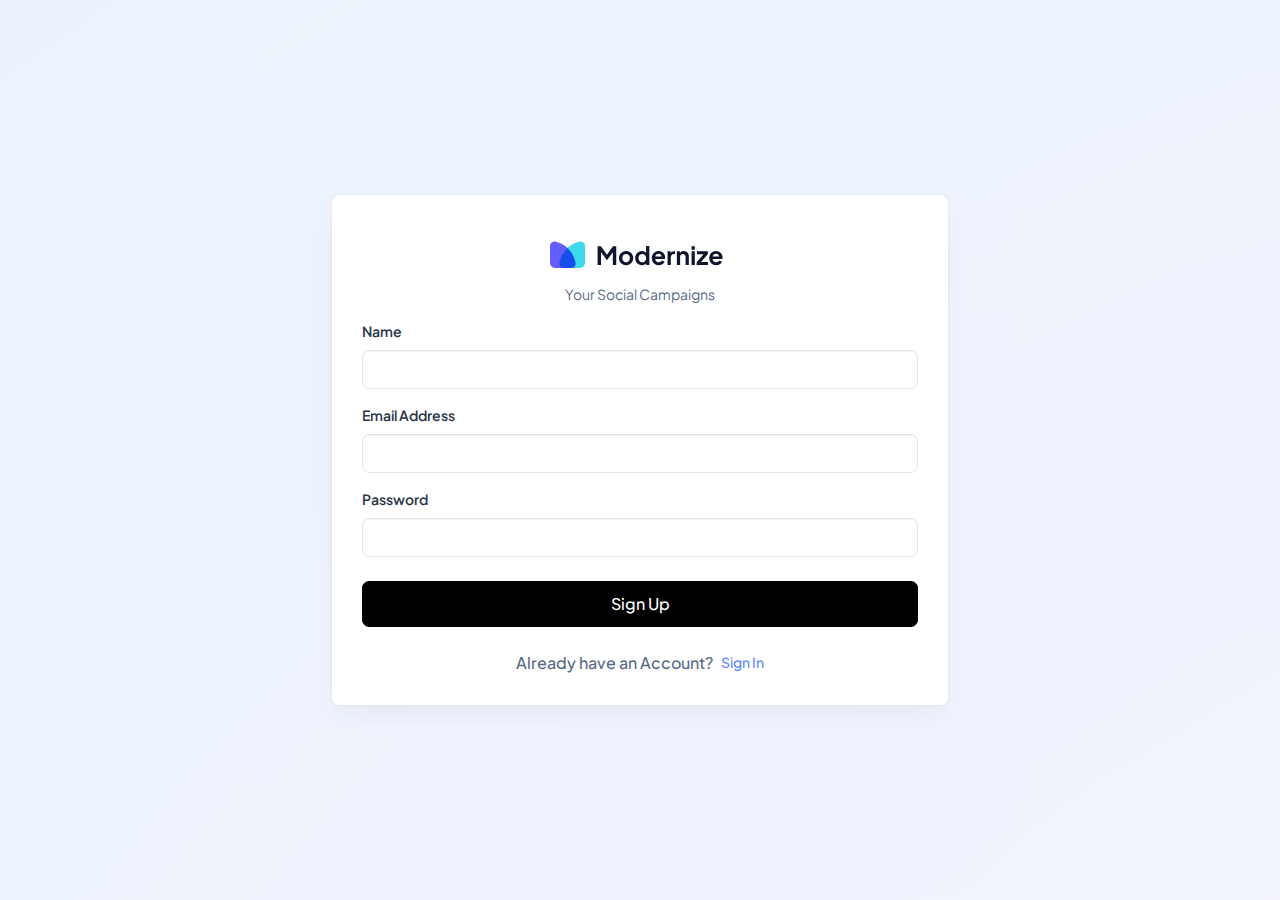
<file: src/main/resources/static/template-backoffice/authentication-register.html>
<!doctype html>
<html lang="en">

<head>
  <meta charset="utf-8">
  <meta name="viewport" content="width=device-width, initial-scale=1">
  <title>Modernize Free</title>
  <link rel="shortcut icon" type="image/png" href="assets/images/logos/favicon.png" />
  <link rel="stylesheet" href="assets/css/styles.min.css" />
</head>

<body>
  <!--  Body Wrapper -->
  <div class="page-wrapper" id="main-wrapper" data-layout="vertical" data-navbarbg="skin6" data-sidebartype="full"
    data-sidebar-position="fixed" data-header-position="fixed">
    <div
      class="position-relative overflow-hidden radial-gradient min-vh-100 d-flex align-items-center justify-content-center">
      <div class="d-flex align-items-center justify-content-center w-100">
        <div class="row justify-content-center w-100">
          <div class="col-md-8 col-lg-6 col-xxl-3">
            <div class="card mb-0">
              <div class="card-body">
                <a href="./index.html" class="text-nowrap logo-img text-center d-block py-3 w-100">
                  <img src="assets/images/logos/dark-logo.svg" width="180" alt="">
                </a>
                <p class="text-center">Your Social Campaigns</p>
                <form>
                  <div class="mb-3">
                    <label for="exampleInputtext1" class="form-label">Name</label>
                    <input type="text" class="form-control" id="exampleInputtext1" aria-describedby="textHelp">
                  </div>
                  <div class="mb-3">
                    <label for="exampleInputEmail1" class="form-label">Email Address</label>
                    <input type="email" class="form-control" id="exampleInputEmail1" aria-describedby="emailHelp">
                  </div>
                  <div class="mb-4">
                    <label for="exampleInputPassword1" class="form-label">Password</label>
                    <input type="password" class="form-control" id="exampleInputPassword1">
                  </div>
                  <a href="./index.html" class="btn btn-primary w-100 py-8 fs-4 mb-4 rounded-2">Sign Up</a>
                  <div class="d-flex align-items-center justify-content-center">
                    <p class="fs-4 mb-0 fw-bold">Already have an Account?</p>
                    <a class="text-primary fw-bold ms-2" href="./authentication-login.html">Sign In</a>
                  </div>
                </form>
              </div>
            </div>
          </div>
        </div>
      </div>
    </div>
  </div>
  <script src="assets/libs/jquery/dist/jquery.min.js"></script>
  <script src="assets/libs/bootstrap/dist/js/bootstrap.bundle.min.js"></script>
</body>

</html>
</file>
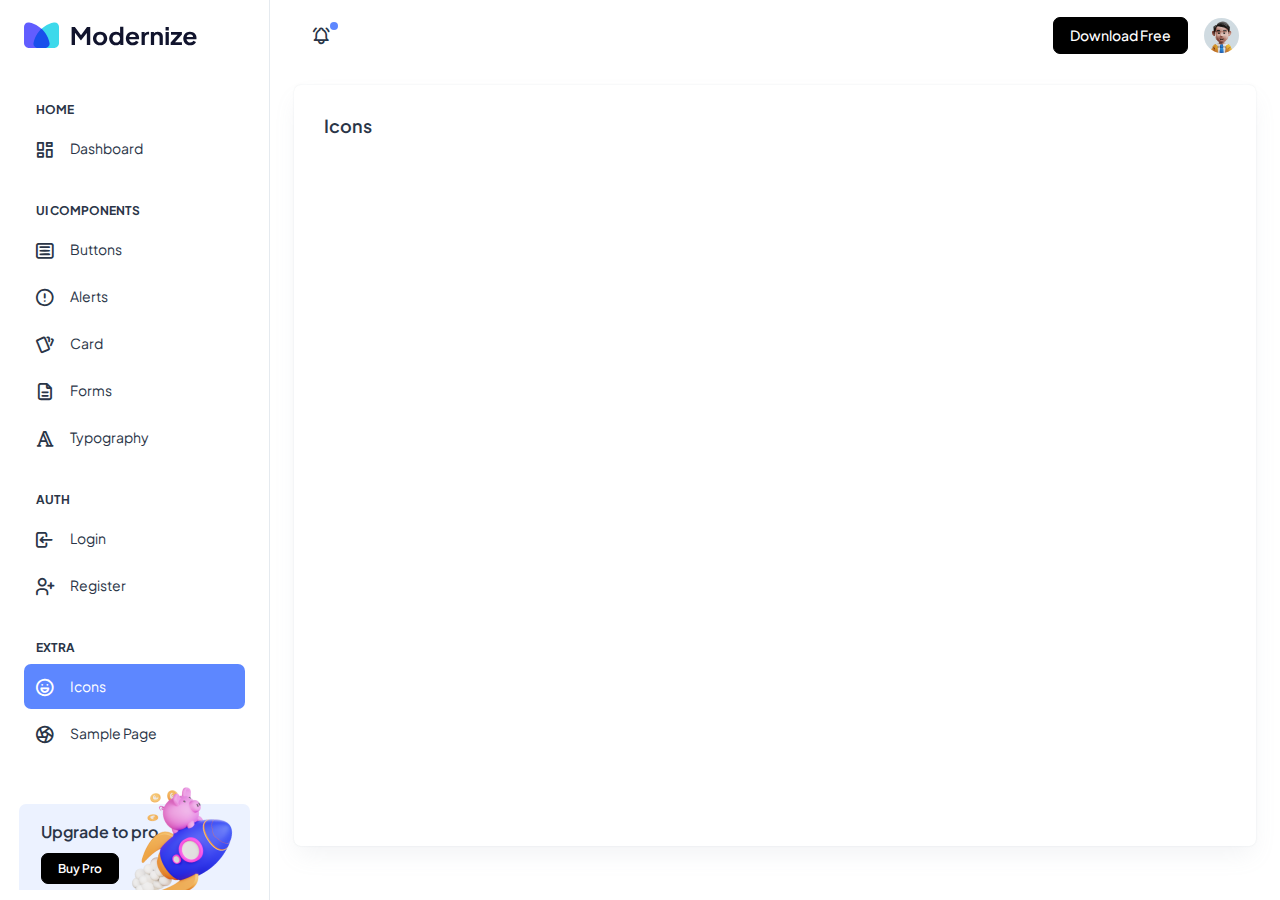
<file: src/main/resources/static/template-backoffice/icon-tabler.html>
<!doctype html>
<html lang="en">

<head>
  <meta charset="utf-8">
  <meta name="viewport" content="width=device-width, initial-scale=1">
  <title>Modernize Free</title>
  <link rel="shortcut icon" type="image/png" href="assets/images/logos/favicon.png" />
  <link rel="stylesheet" href="assets/css/styles.min.css" />
</head>

<body>
  <!--  Body Wrapper -->
  <div class="page-wrapper" id="main-wrapper" data-layout="vertical" data-navbarbg="skin6" data-sidebartype="full"
    data-sidebar-position="fixed" data-header-position="fixed">
    <!-- Sidebar Start -->
    <aside class="left-sidebar">
      <!-- Sidebar scroll-->
      <div>
        <div class="brand-logo d-flex align-items-center justify-content-between">
          <a href="./index.html" class="text-nowrap logo-img">
            <img src="assets/images/logos/dark-logo.svg" width="180" alt="" />
          </a>
          <div class="close-btn d-xl-none d-block sidebartoggler cursor-pointer" id="sidebarCollapse">
            <i class="ti ti-x fs-8"></i>
          </div>
        </div>
        <!-- Sidebar navigation-->
        <nav class="sidebar-nav scroll-sidebar" data-simplebar="">
          <ul id="sidebarnav">
            <li class="nav-small-cap">
              <i class="ti ti-dots nav-small-cap-icon fs-4"></i>
              <span class="hide-menu">Home</span>
            </li>
            <li class="sidebar-item">
              <a class="sidebar-link" href="./index.html" aria-expanded="false">
                <span>
                  <i class="ti ti-layout-dashboard"></i>
                </span>
                <span class="hide-menu">Dashboard</span>
              </a>
            </li>
            <li class="nav-small-cap">
              <i class="ti ti-dots nav-small-cap-icon fs-4"></i>
              <span class="hide-menu">UI COMPONENTS</span>
            </li>
            <li class="sidebar-item">
              <a class="sidebar-link" href="./ui-buttons.html" aria-expanded="false">
                <span>
                  <i class="ti ti-article"></i>
                </span>
                <span class="hide-menu">Buttons</span>
              </a>
            </li>
            <li class="sidebar-item">
              <a class="sidebar-link" href="./ui-alerts.html" aria-expanded="false">
                <span>
                  <i class="ti ti-alert-circle"></i>
                </span>
                <span class="hide-menu">Alerts</span>
              </a>
            </li>
            <li class="sidebar-item">
              <a class="sidebar-link" href="./ui-card.html" aria-expanded="false">
                <span>
                  <i class="ti ti-cards"></i>
                </span>
                <span class="hide-menu">Card</span>
              </a>
            </li>
            <li class="sidebar-item">
              <a class="sidebar-link" href="./ui-forms.html" aria-expanded="false">
                <span>
                  <i class="ti ti-file-description"></i>
                </span>
                <span class="hide-menu">Forms</span>
              </a>
            </li>
            <li class="sidebar-item">
              <a class="sidebar-link" href="./ui-typography.html" aria-expanded="false">
                <span>
                  <i class="ti ti-typography"></i>
                </span>
                <span class="hide-menu">Typography</span>
              </a>
            </li>
            <li class="nav-small-cap">
              <i class="ti ti-dots nav-small-cap-icon fs-4"></i>
              <span class="hide-menu">AUTH</span>
            </li>
            <li class="sidebar-item">
              <a class="sidebar-link" href="./authentication-login.html" aria-expanded="false">
                <span>
                  <i class="ti ti-login"></i>
                </span>
                <span class="hide-menu">Login</span>
              </a>
            </li>
            <li class="sidebar-item">
              <a class="sidebar-link" href="./authentication-register.html" aria-expanded="false">
                <span>
                  <i class="ti ti-user-plus"></i>
                </span>
                <span class="hide-menu">Register</span>
              </a>
            </li>
            <li class="nav-small-cap">
              <i class="ti ti-dots nav-small-cap-icon fs-4"></i>
              <span class="hide-menu">EXTRA</span>
            </li>
            <li class="sidebar-item">
              <a class="sidebar-link" href="./icon-tabler.html" aria-expanded="false">
                <span>
                  <i class="ti ti-mood-happy"></i>
                </span>
                <span class="hide-menu">Icons</span>
              </a>
            </li>
            <li class="sidebar-item">
              <a class="sidebar-link" href="./sample-page.html" aria-expanded="false">
                <span>
                  <i class="ti ti-aperture"></i>
                </span>
                <span class="hide-menu">Sample Page</span>
              </a>
            </li>
          </ul>
          <div class="unlimited-access hide-menu bg-light-primary position-relative mb-7 mt-5 rounded">
            <div class="d-flex">
              <div class="unlimited-access-title me-3">
                <h6 class="fw-semibold fs-4 mb-6 text-dark w-85">Upgrade to pro</h6>
                <a href="https://adminmart.com/product/modernize-bootstrap-5-admin-template/" target="_blank" class="btn btn-primary fs-2 fw-semibold lh-sm">Buy Pro</a>
              </div>
              <div class="unlimited-access-img">
                <img src="assets/images/backgrounds/rocket.png" alt="" class="img-fluid">
              </div>
            </div>
          </div>
        </nav>
        <!-- End Sidebar navigation -->
      </div>
      <!-- End Sidebar scroll-->
    </aside>
    <!--  Sidebar End -->
    <!--  Main wrapper -->
    <div class="body-wrapper">
      <!--  Header Start -->
      <header class="app-header">
        <nav class="navbar navbar-expand-lg navbar-light">
          <ul class="navbar-nav">
            <li class="nav-item d-block d-xl-none">
              <a class="nav-link sidebartoggler nav-icon-hover" id="headerCollapse" href="javascript:void(0)">
                <i class="ti ti-menu-2"></i>
              </a>
            </li>
            <li class="nav-item">
              <a class="nav-link nav-icon-hover" href="javascript:void(0)">
                <i class="ti ti-bell-ringing"></i>
                <div class="notification bg-primary rounded-circle"></div>
              </a>
            </li>
          </ul>
          <div class="navbar-collapse justify-content-end px-0" id="navbarNav">
            <ul class="navbar-nav flex-row ms-auto align-items-center justify-content-end">
              <a href="https://adminmart.com/product/modernize-free-bootstrap-admin-dashboard/" target="_blank" class="btn btn-primary">Download Free</a>
              <li class="nav-item dropdown">
                <a class="nav-link nav-icon-hover" href="javascript:void(0)" id="drop2" data-bs-toggle="dropdown"
                  aria-expanded="false">
                  <img src="assets/images/profile/user-1.jpg" alt="" width="35" height="35" class="rounded-circle">
                </a>
                <div class="dropdown-menu dropdown-menu-end dropdown-menu-animate-up" aria-labelledby="drop2">
                  <div class="message-body">
                    <a href="javascript:void(0)" class="d-flex align-items-center gap-2 dropdown-item">
                      <i class="ti ti-user fs-6"></i>
                      <p class="mb-0 fs-3">My Profile</p>
                    </a>
                    <a href="javascript:void(0)" class="d-flex align-items-center gap-2 dropdown-item">
                      <i class="ti ti-mail fs-6"></i>
                      <p class="mb-0 fs-3">My Account</p>
                    </a>
                    <a href="javascript:void(0)" class="d-flex align-items-center gap-2 dropdown-item">
                      <i class="ti ti-list-check fs-6"></i>
                      <p class="mb-0 fs-3">My Task</p>
                    </a>
                    <a href="./authentication-login.html" class="btn btn-outline-primary mx-3 mt-2 d-block">Logout</a>
                  </div>
                </div>
              </li>
            </ul>
          </div>
        </nav>
      </header>
      <!--  Header End -->
      <div class="container-fluid">
        <div class="card w-100 h-100 position-relative overflow-hidden">
          <div class="card-body">
            <h5 class="card-title fw-semibold mb-4">Icons</h5>
            <iframe src="https://tabler-icons.io/" frameborder="0" style="height: calc(100vh - 250px); width: 100%;"
              data-simplebar=""></iframe>
          </div>
        </div>
      </div>
    </div>
  </div>
  <script src="assets/libs/jquery/dist/jquery.min.js"></script>
  <script src="assets/libs/bootstrap/dist/js/bootstrap.bundle.min.js"></script>
  <script src="assets/js/sidebarmenu.js"></script>
  <script src="assets/js/app.min.js"></script>
  <script src="assets/libs/simplebar/dist/simplebar.js"></script>
</body>

</html>
</file>
